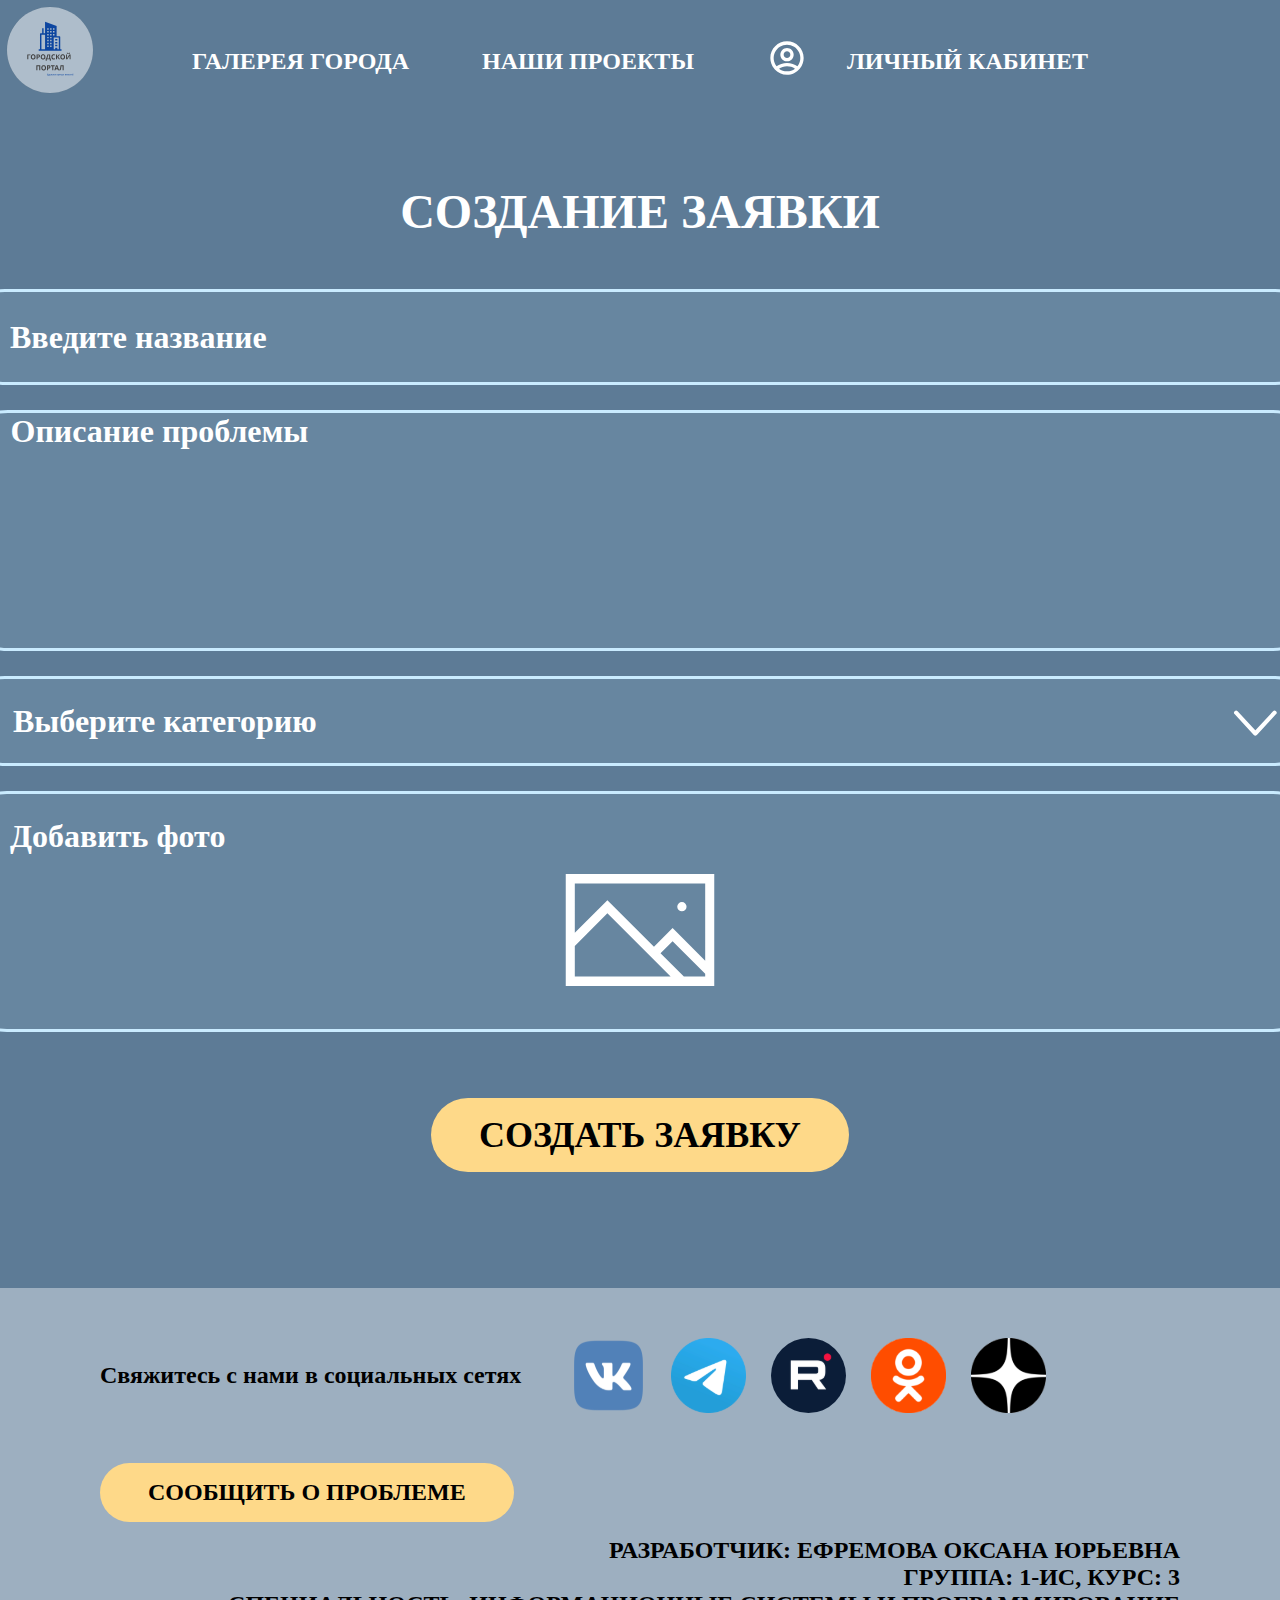
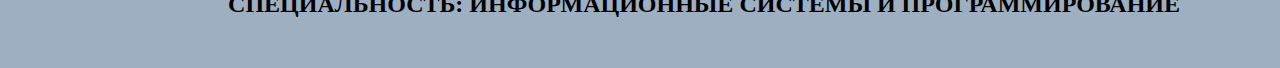
<file: create.html>
<!DOCTYPE html>
<html lang="en">
<head>
    <meta charset="UTF-8">
    <meta name="viewport" content="width=device-width, initial-scale=1.0">
    <link rel="stylesheet" href="styleCreate.css">
    <title>Создание заявки</title>
</head>
<body>
    <header>
        <div class="logo">
            <img src="img/header/logo.svg" alt="">
        </div>
        <nav>
            <div class="nav-item"><a href="index.html #galeryCity">Галерея города</a></div>
            <div class="nav-item"><a href="index.html #ourProject">Наши проекты</a></div>
            <div class="nav-item">
                <a href="account.html"><img src="img/account/mingcute_user-4-line.svg" alt=""></a>
                <a href="account.html">Личный кабинет</a>
            </div>
        </nav>
    </header>

    <h1>создание заявки</h1>
    <div class="formCreate">
        <form id="upload-container" method="POST" action="send.php">
            <input type="text" placeholder="Введите название">
            <textarea name="" id="" cols="30" rows="10" placeholder="Описание проблемы"></textarea>
            <select>
                <option><p>Выберите категорию</p></option>
                <option><p>Реставрация</p> </option>
                <option><p></p> Ремонт дорог</option>
                <option><p></p> Облагораживание территории</option>
                <option><p></p> Социальная сфера</option>
            </select>
            <div class="file">
                <div>
                    <input id="file-input" type="file" name="file" multiple>
                    <label for="file-input">Добавить фото</label>
                </div> 
                <img id="upload-image" src="img/create/upload.svg">
            </div>
        </form>
    </div>

    <div class="createRequestButton">
        <button onclick="showAlert()">создать заявку</button> 
    </div>

    <script>
        function showAlert() {
            alert ("Благодарим Вас за заявку!")
        }
    </script>

    <footer>
        <div class="icons">
            <h5>Свяжитесь с нами в социальных сетях</h5>
            <div class="iconImage">
                <img src="img/footer/vk.svg" alt="">
                <img src="img/footer/Telegram.svg" alt="">
                <img src="img/footer/rutub.svg" alt="">
                <img src="img/footer/Одноклассники.svg" alt="">
                <img src="img/footer/Дзен.svg" alt="">
            </div>
        </div>
        <div class="reportProblem"><a href="">сообщить о проблеме</a></div>
        <div class="footerInfo">Разработчик: Ефремова Оксана Юрьевна <br> 
            Группа: 1-ИС,  Курс: 3<br>
            Специальность: Информационные системы и программирование</div>
    </footer>
</body>
</html>
</file>
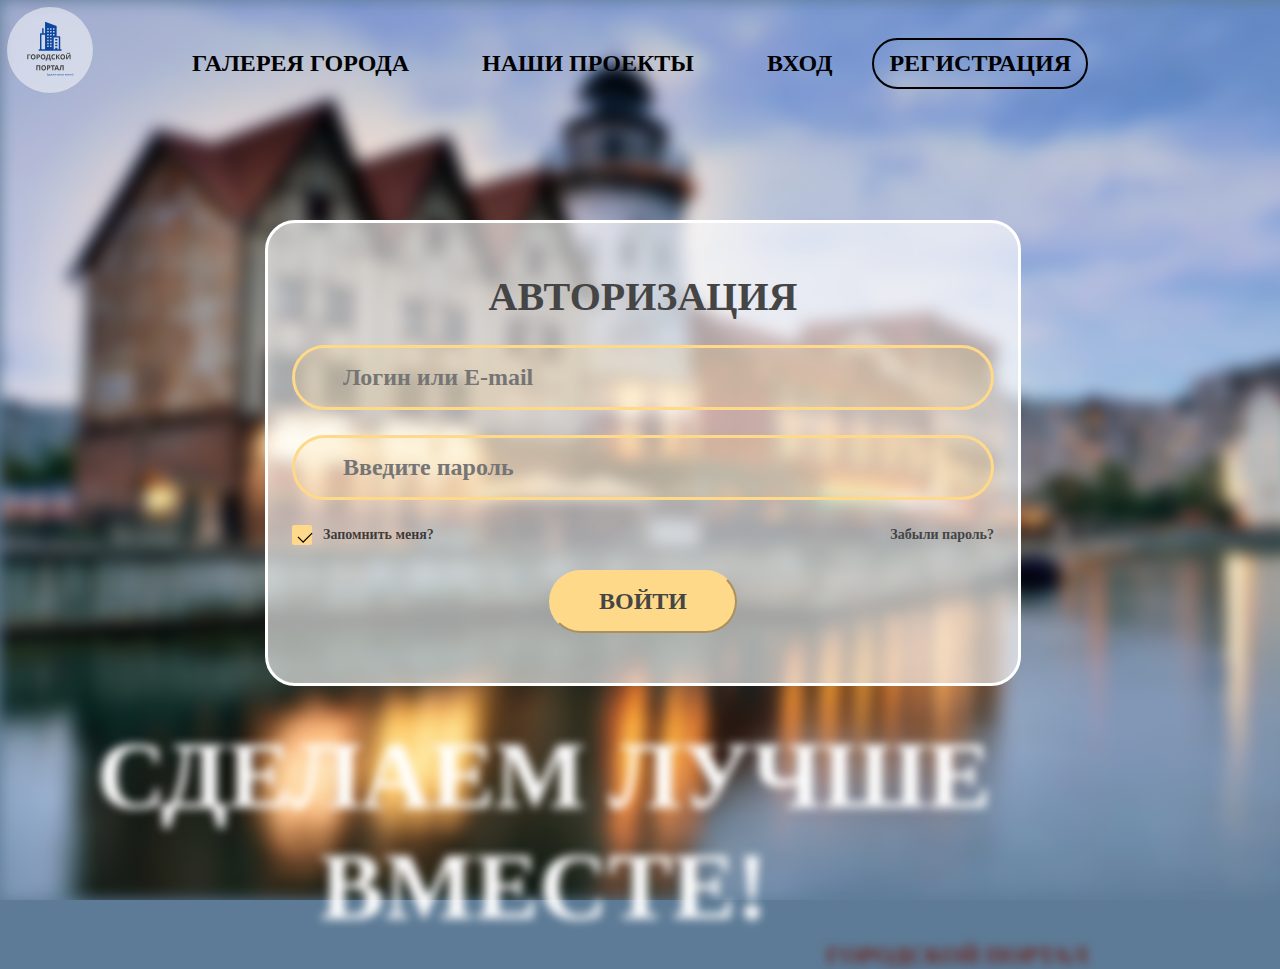
<file: entrance.html>
<!DOCTYPE html>
<html lang="en">
<head>
    <meta charset="UTF-8">
    <meta name="viewport" content="width=device-width, initial-scale=1.0">
    <title>Авториазация</title>
    <link rel="stylesheet" href="style.css">
</head>
<body>
    <div class="header">
        <div class="logo">
            <img src="img/header/logo.svg" alt="">
        </div>
        <nav>
            <div class="nav-item"><a href="index.html #galeryCity">Галерея города</a></div>
            <div class="nav-item"><a href="index.html #ourProject">Наши проекты</a></div>
            <div class="nav-item">
                <a href="entrance.html">Вход</a>
                <a href="registration.html" id="registration">регистрация</a>
            </div>
        </nav>
        <div class="headerInner">
            <div class="title blur">Сделаем лучше вместе!</div>
            <div class="titleText blur">городской портал</div>
        </div>
    </div>

    <div class="authorization">
        <h1>авторизация</h1>
        <form action="">
            <input type="text" placeholder="Логин или E-mail">
            <input type="password" name="" id="" placeholder="Введите пароль">
            <div class="check">
                <div class="checkInner">
                    <input type="checkbox" checked>
                    Запомнить меня?
                </div>
                <a href="">Забыли пароль?</a>
            </div>
            <button><a href="administration.html">Войти</a></button>
        </form>
    </div>
</body>
</html>
</file>
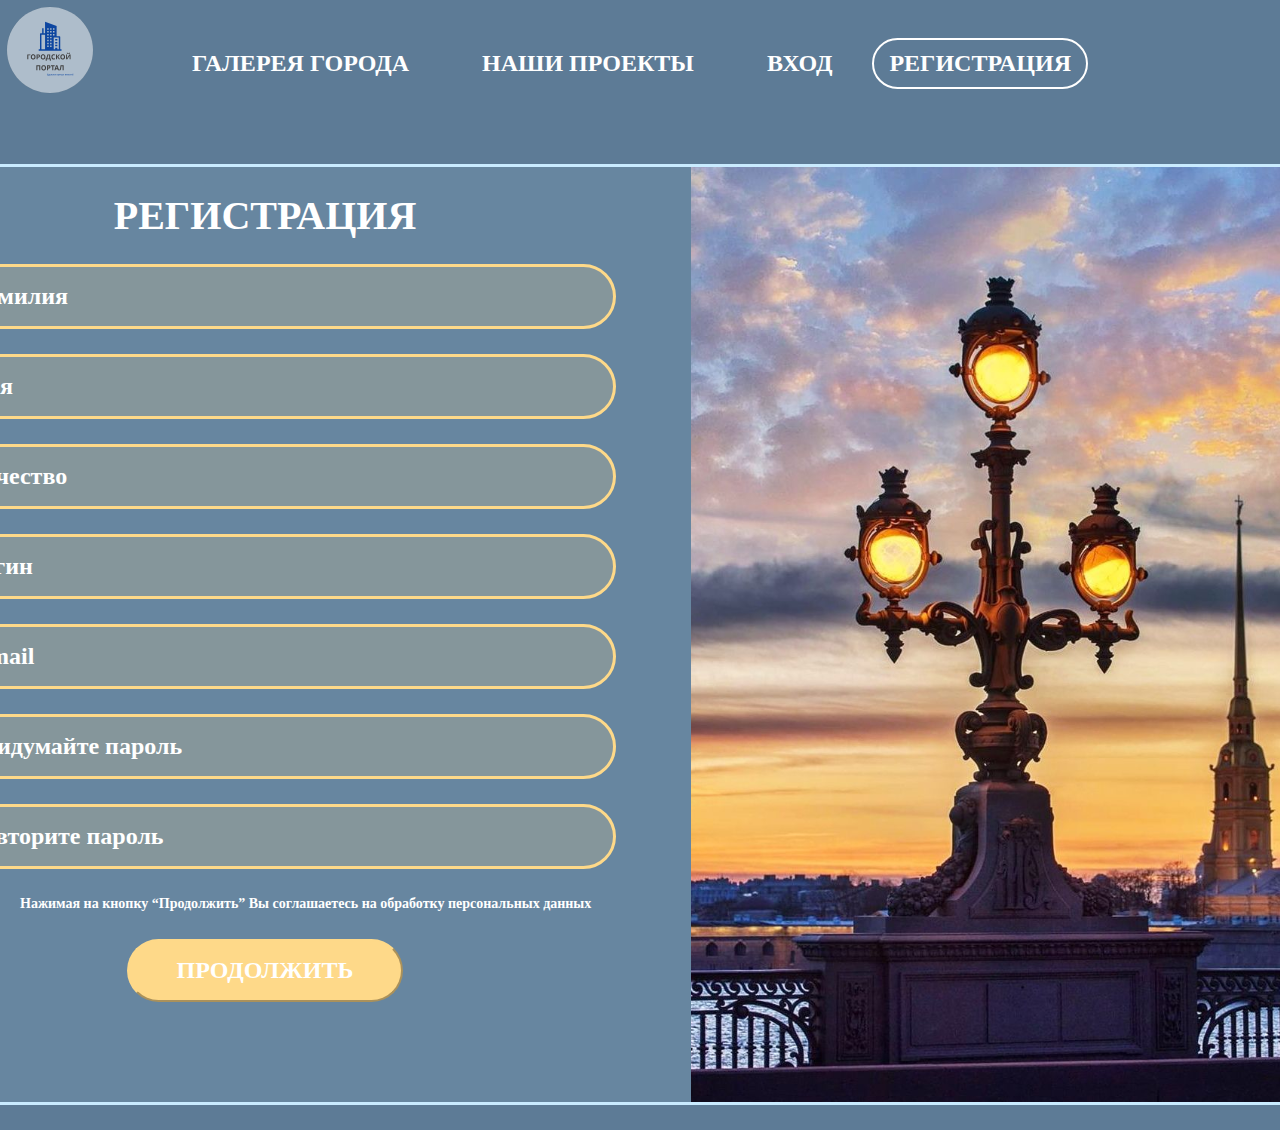
<file: registration.html>
<!DOCTYPE html>
<html lang="en">
<head>
    <meta charset="UTF-8">
    <meta name="viewport" content="width=device-width, initial-scale=1.0">
    <link rel="stylesheet" href="styleRegistation.css">
    <title>Регистрация</title>
</head>
<body>
    <header>
        <div class="logo">
            <img src="img/header/logo.svg" alt="">
        </div>
        <nav>
            <div class="nav-item"><a href="index.html #galeryCity">Галерея города</a></div>
            <div class="nav-item"><a href="index.html #ourProject">Наши проекты</a></div>
            <div class="nav-item">
                <a href="entrance.html">Вход</a>
                <a href="registration.html" id="registration">регистрация</a>
            </div>
        </nav>
    </header>

    <div class="registrationInner">
        <div class="registration">
            <form>
                <h1>Регистрация</h1>
                <input type="text" placeholder="Фамилия">
                <input type="text" placeholder="Имя">
                <input type="text" placeholder="Отчество">
                <input type="text" placeholder="Логин">
                <input type="email" placeholder="E-mail">
                <input type="password" placeholder="Придумайте пароль">
                <input type="password" placeholder="Повторите пароль">
                <div class="check">
                    <input type="checkbox" checked>
                    Нажимая на кнопку “Продолжить” Вы соглашаетесь на обработку персональных данных 
                </div>
                <button><a href="account.html">ПРОДОЛЖИТЬ</a></button>
            </form>
            <img src="img/registration.svg" alt="">
        </div>
    </div>
</body>
</html>
</file>
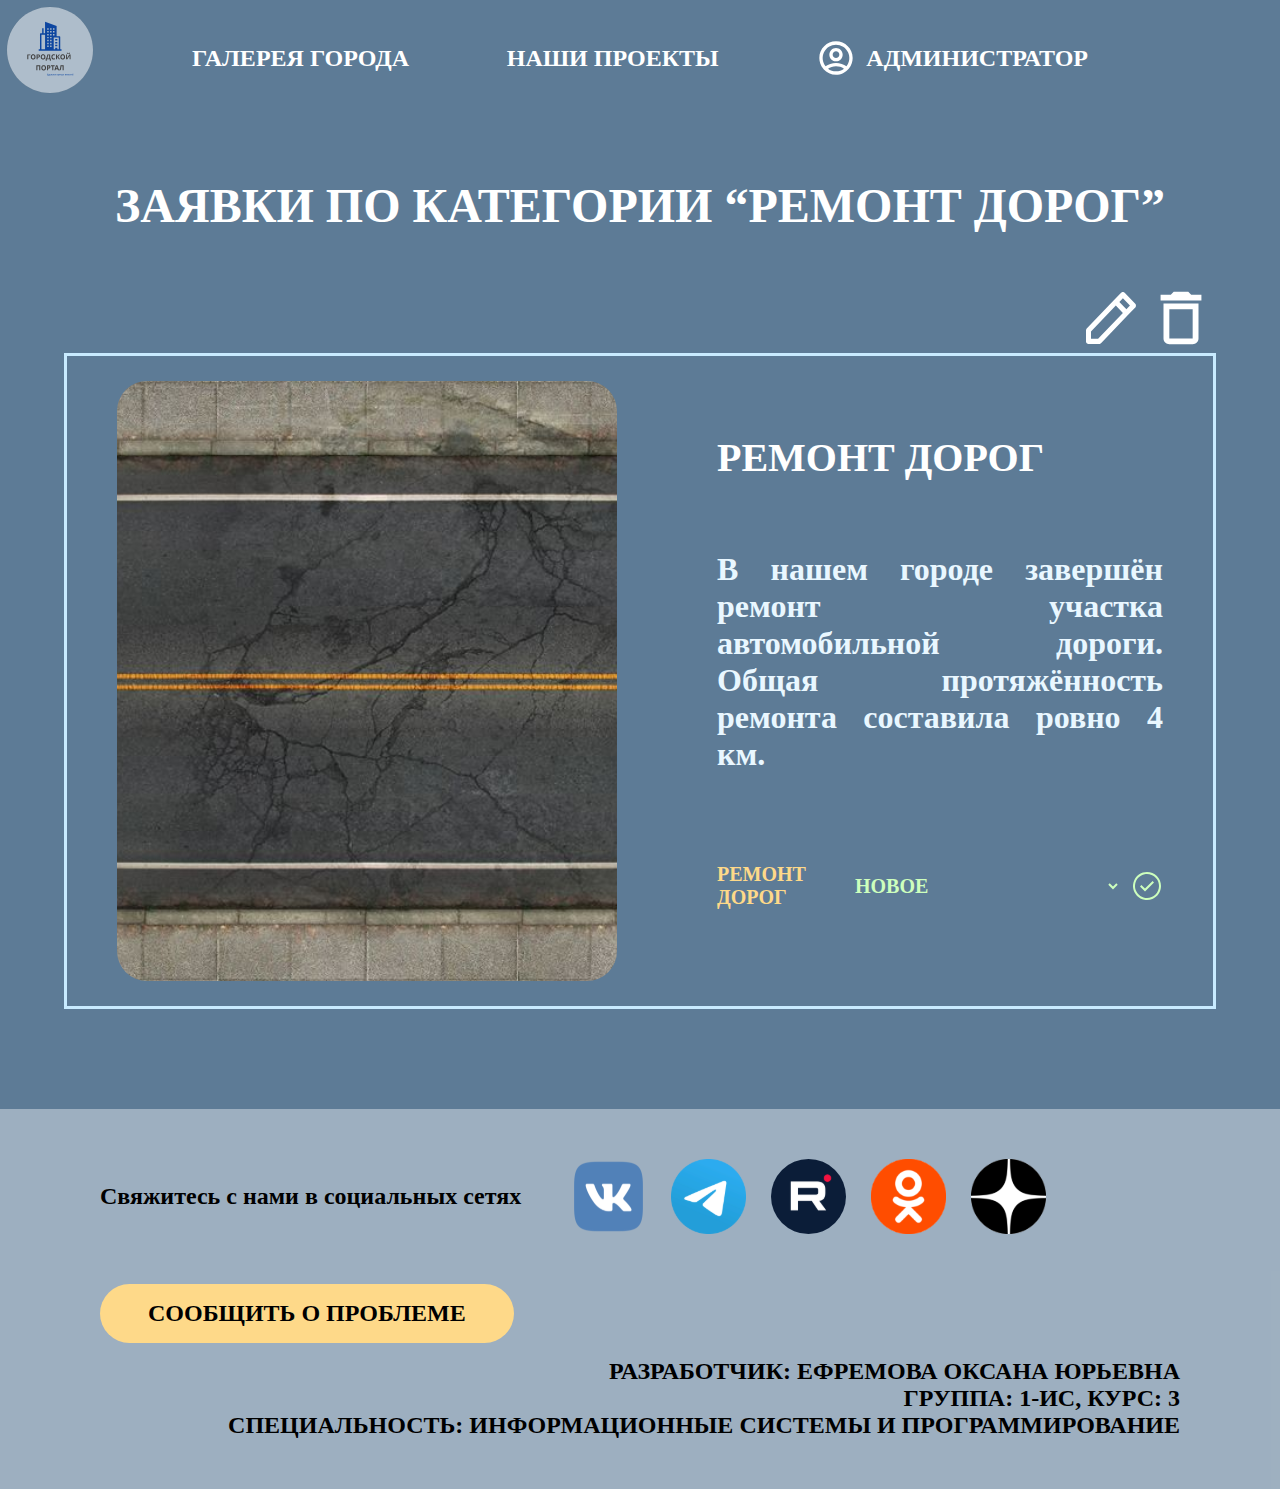
<file: roadRepairs.html>
<!DOCTYPE html>
<html lang="en">
<head>
    <meta charset="UTF-8">
    <meta name="viewport" content="width=device-width, initial-scale=1.0">
    <link rel="stylesheet" href="syleRoad.css">
    <title>Заявки по категории РЕМОНТ ДОРОГ</title>
</head>
<body>
    <div class="header">
        <div class="logo">
            <img src="img/header/logo.svg" alt="">
        </div>
        <nav>
            <div class="nav-item"><a href="index.html #galeryCity">Галерея города</a></div>
            <div class="nav-item"><a href="index.html #ourProject">Наши проекты</a></div>
            <div class="nav-item">
                <svg xmlns="http://www.w3.org/2000/svg" width="40" height="40" viewBox="0 0 40 40" fill="none">
                    <g clip-path="url(#clip0_37_574)">
                      <path fill-rule="evenodd" clip-rule="evenodd" d="M20.0002 3.33325C29.2052 3.33325 36.6668 10.7949 36.6668 19.9999C36.6727 23.8464 35.3425 27.5755 32.9035 30.5499L32.9368 30.5866L32.7168 30.7733C31.1539 32.622 29.2062 34.1071 27.0097 35.1251C24.8132 36.143 22.421 36.6691 20.0002 36.6666C15.0835 36.6666 10.6668 34.5383 7.61685 31.1549L7.28351 30.7716L7.06351 30.5883L7.09685 30.5483C4.65811 27.5744 3.32788 23.8459 3.33351 19.9999C3.33351 10.7949 10.7952 3.33325 20.0002 3.33325ZM20.0002 28.3333C16.9002 28.3333 14.0985 29.3199 12.0118 30.6766C14.3159 32.4054 17.1197 33.3378 20.0002 33.3333C22.8807 33.3378 25.6845 32.4054 27.9885 30.6766C25.6041 29.1487 22.8321 28.3355 20.0002 28.3333ZM20.0002 6.66659C17.4911 6.66651 15.0328 7.37444 12.908 8.709C10.7833 10.0436 9.07819 11.9506 7.98878 14.2109C6.89937 16.4712 6.46985 18.993 6.7496 21.4865C7.02934 23.9799 8.00699 26.3439 9.57018 28.3066C12.2718 26.3683 15.9585 24.9999 20.0002 24.9999C24.0418 24.9999 27.7285 26.3683 30.4302 28.3066C31.9934 26.3439 32.971 23.9799 33.2508 21.4865C33.5305 18.993 33.101 16.4712 32.0116 14.2109C30.9222 11.9506 29.2171 10.0436 27.0923 8.709C24.9675 7.37444 22.5093 6.66651 20.0002 6.66659ZM20.0002 9.99992C21.7683 9.99992 23.464 10.7023 24.7142 11.9525C25.9645 13.2028 26.6668 14.8985 26.6668 16.6666C26.6668 18.4347 25.9645 20.1304 24.7142 21.3806C23.464 22.6309 21.7683 23.3333 20.0002 23.3333C18.2321 23.3333 16.5364 22.6309 15.2861 21.3806C14.0359 20.1304 13.3335 18.4347 13.3335 16.6666C13.3335 14.8985 14.0359 13.2028 15.2861 11.9525C16.5364 10.7023 18.2321 9.99992 20.0002 9.99992ZM20.0002 13.3333C19.1161 13.3333 18.2683 13.6844 17.6432 14.3096C17.018 14.9347 16.6668 15.7825 16.6668 16.6666C16.6668 17.5506 17.018 18.3985 17.6432 19.0236C18.2683 19.6487 19.1161 19.9999 20.0002 19.9999C20.8842 19.9999 21.7321 19.6487 22.3572 19.0236C22.9823 18.3985 23.3335 17.5506 23.3335 16.6666C23.3335 15.7825 22.9823 14.9347 22.3572 14.3096C21.7321 13.6844 20.8842 13.3333 20.0002 13.3333Z" fill="white"/>
                    </g>
                    <defs>
                      <clipPath id="clip0_37_574">
                        <rect width="40" height="40" fill="white"/>
                      </clipPath>
                    </defs>
                  </svg>
                <a href="registration.html">Администратор</a>
            </div>
        </nav>
    </div>

    <main>
        <h1>Заявки по категории “Ремонт дорог”</h1>
        <div class="panel">
            <div class="panelIcons">
                <svg xmlns="http://www.w3.org/2000/svg" width="50" height="52" viewBox="0 0 50 52" fill="none">
                    <path d="M50 13.623C50.0019 13.2809 49.9388 12.9417 49.8144 12.6249C49.69 12.3082 49.5067 12.0201 49.275 11.7772L38.675 0.753987C38.4414 0.513033 38.1643 0.322402 37.8597 0.193024C37.5551 0.0636455 37.229 -0.00193472 36.9 4.34539e-05C36.571 -0.00193472 36.2448 0.0636455 35.9402 0.193024C35.6356 0.322402 35.3586 0.513033 35.125 0.753987L28.05 8.11144L0.72504 36.5273C0.493337 36.7702 0.310025 37.0583 0.185613 37.3751C0.0612021 37.6918 -0.00186044 38.031 4.17857e-05 38.3732V49.3964C4.17857e-05 50.0859 0.263433 50.7471 0.732273 51.2347C1.20111 51.7223 1.837 51.9962 2.50004 51.9962H13.1C13.4498 52.0159 13.7998 51.9591 14.1271 51.8292C14.4544 51.6993 14.7518 51.4993 15 51.2422L42.175 22.8263L49.275 15.5989C49.5031 15.3469 49.6891 15.0569 49.825 14.7409C49.849 14.5337 49.849 14.3242 49.825 14.117C49.8367 13.996 49.8367 13.874 49.825 13.753L50 13.623ZM12.075 46.7966H5.00003V39.4391L29.825 13.623L36.9 20.9805L12.075 46.7966ZM40.425 17.3148L33.35 9.9573L36.9 6.29157L43.95 13.623L40.425 17.3148Z" fill="white"/>
                </svg>
                <svg xmlns="http://www.w3.org/2000/svg" width="70" height="70" viewBox="0 0 70 70" fill="none">
                    <path d="M17.5002 55.4167C17.5002 56.9638 18.1147 58.4475 19.2087 59.5415C20.3027 60.6354 21.7864 61.25 23.3335 61.25H46.6668C48.2139 61.25 49.6977 60.6354 50.7916 59.5415C51.8856 58.4475 52.5002 56.9638 52.5002 55.4167V20.4167H17.5002V55.4167ZM23.3335 26.25H46.6668V55.4167H23.3335V26.25ZM45.2085 11.6667L42.2918 8.75H27.7085L24.7918 11.6667H14.5835V17.5H55.4168V11.6667H45.2085Z" fill="white"/>
                </svg>
            </div>
        </div>
        
        <div class="applications">
            <img src="img/application/content-img2.svg" alt="">
            <div class="applicationInner">
                <h2>Ремонт дорог</h2>
                <p>В нашем городе завершён ремонт участка автомобильной дороги. 
                    Общая протяжённость ремонта составила ровно 4 км. 
                </p>
                <div class="tags">
                    <div class="restoration">ремонт дорог</div>
                    <div class="finishGreen">
                        <select>
                            <option id="new">Новое</option>
                            <option id="bad">завершена</option>
                            <option id="good">Отклоена</option>
                        </select>
                        <img src="img/application/carbon_checkmark-outline.svg">
                    </div>
                </div>
            </div>
        </div>
    </main>

    <footer>
        <div class="icons">
            <h5>Свяжитесь с нами в социальных сетях</h5>
            <div class="iconImage">
                <img src="img/footer/vk.svg" alt="">
                <img src="img/footer/Telegram.svg" alt="">
                <img src="img/footer/rutub.svg" alt="">
                <img src="img/footer/Одноклассники.svg" alt="">
                <img src="img/footer/Дзен.svg" alt="">
            </div>
        </div>
        <div class="reportProblem"><a href="">сообщить о проблеме</a></div>
        <div class="footerInfo">Разработчик: Ефремова Оксана Юрьевна <br> 
            Группа: 1-ИС,  Курс: 3<br>
            Специальность: Информационные системы и программирование</div>
    </footer>
</body>
</html>
</file>
<file: styleCreate.css>
* {
    margin: 0;
    padding: 0;
}

body {
    background: #5D7B96;
}

nav {
    display: flex;
    justify-content: space-between;
    padding: 3% 15% 0 15%;
}

.nav-item {
    color: #fff;
    font-family: Coda Caption;
    font-size: 24px;
    font-style: normal;
    font-weight: 800;
    line-height: normal;
    text-transform: uppercase;
    display: flex;
    gap: 40px;
    align-items: center;
}

a {
    text-decoration: none;
    color: #ffffff;
}

.logo img {
    width: 100px;
    position: absolute;
    top: 0;
    left: 0;
    right: 0;
    bottom: 0;
}

h1 {
    color: #FFF;
    font-family: Coda Caption;
    font-size: 48px;
    font-style: normal;
    font-weight: 800;
    line-height: normal;
    text-transform: uppercase;
    text-align: center;
    margin-top: 100px;
    margin-bottom: 50px;
}

form {
    display: flex;
    flex-direction: column;
    align-items: center;
    gap: 25px;
}

input[type="text"] {
    width: 1310px;
    height: 90px;
    flex-shrink: 0;
    border-radius: 50px;
    border: 3px solid #C9EBFF;
    background: rgba(201, 235, 255, 0.10);
    color: #FFF;
    font-family: Coda Caption;
    font-size: 32px;
    font-style: normal;
    font-weight: 800;
    line-height: normal;
    padding-left: 50px;
}

input::placeholder {
    color: #FFF;
    font-family: Coda Caption;
    font-size: 32px;
    font-style: normal;
    font-weight: 800;
    line-height: normal;
}

textarea {
    width: 1309px;
    height: 235px;
    flex-shrink: 0;
    border-radius: 50px;
    border: 3px solid #C9EBFF;
    background: rgba(201, 235, 255, 0.10);
    resize: none;
    color: #FFF;
    font-family: Coda Caption;
    font-size: 32px;
    font-style: normal;
    font-weight: 800;
    line-height: normal;
    padding-left: 50px;
}

textarea::placeholder {
    color: #FFF;
    font-family: Coda Caption;
    font-size: 32px;
    font-style: normal;
    font-weight: 800;
    line-height: normal;
}

select {
    width: 1360px;
    height: 90px;
    flex-shrink: 0;
    border-radius: 50px;
    border: 3px solid #C9EBFF;
    background: rgba(201, 235, 255, 0.10);
    color: #FFF;
    font-family: Coda Caption;
    font-size: 32px;
    font-style: normal;
    font-weight: 800;
    line-height: normal;
    padding-left: 50px;

    appearance: none;
    -webkit-appearance: none; /* Safari и Chrome */
    -moz-appearance: none; /* Mozilla */
    -ms-appearance: none; /* IE */
    background-image: url("img/create/iconamoon_arrow-down-2-thin.svg");
    background-repeat: no-repeat;
    background-position: calc(100% - 15px) center;

    outline: none;
    cursor: pointer;
}

option {
    color: black;
    background-color: #5D7B96;
}

select option:checked {
    background-color:#C9EBFF !important; /* for IE */
    color: #000000 !important;
}

:focus{
    border-color:#C9EBFF;
    outline:none;
}

::selection {
    background: #FED989;; /* Safari */
}
::-moz-selection {
    background: #FED989;; /* Firefox */
}

.file {
    width: 1360px;
    height: 235px;
    flex-shrink: 0;
    border-radius: 50px;
    border: 3px solid #C9EBFF;
    background: rgba(201, 235, 255, 0.10);
    display: flex;
    justify-content: center;
    align-items: center;
    flex-direction: column;
}

.file img {
    width: 150px;
    height: 150px;
}

#upload-container label {
    color: #FFF;
    font-family: Coda Caption;
    font-size: 32px;
    font-style: normal;
    font-weight: 800;
    line-height: normal;
    margin-top: 10px;
    text-align: left;
    padding-left: 50px;
}

#upload-container label:hover {
    cursor: pointer;
}

#upload-container div {
    position: relative;
    z-index: 10;
    width: 1360px;
}

#upload-container input[type=file] {
    width: 0.1px;
    height: 0.1px;
    opacity: 0;
    position: absolute;
    z-index: -10;
}

:focus {
    border-color:#C9EBFF;
    outline:none;
}

#upload-container input[type=file]:focus + label {
    border-color:#C9EBFF;
    outline:none;
}

.createRequestButton {
    display: flex;
    padding: 16px 48px;
    justify-content: center;
}

.createRequestButton button {
    color: #000;
    font-family: Coda Caption;
    font-size: 36px;
    font-style: normal;
    font-weight: 800;
    line-height: normal;
    text-transform: uppercase;

    display: flex;
    padding: 16px 48px;
    justify-content: center;
    align-items: center;
    gap: 10px;
    border-radius: 50px;
    background: #FED989;
    margin-top: 50px;
    margin-bottom: 100px;

    border: #FED989;
}

footer {
    flex-shrink: 0;
    background: rgba(255, 255, 255, 0.40);
    padding: 50px 100px 50px 100px;
}

footer h5 {
    color: #000;
    font-family: Coda Caption;
    font-size: 24px;
    font-style: normal;
    font-weight: 800;
    line-height: normal;
    text-align: start;
}

.icons {
    display: flex;
    align-items: center;
    gap: 50px;
}

.iconImage {
    display: flex;
    justify-content: center;
    gap: 25px;
}

footer a {
    color: #000;
}

.reportProblem {
    font-family: Coda Caption;
    font-size: 24px;
    font-style: normal;
    font-weight: 800;
    line-height: normal;
    text-transform: uppercase;

    display: inline-flex;
    padding: 16px 48px;
    justify-content: center;
    align-items: center;
    border-radius: 50px;
    background: #FED989;
    margin-top: 50px;
    margin-bottom: 15px;
}

.footerInfo {
    color: #000;
    text-align: right;
    font-family: Coda Caption;
    font-size: 24px;
    font-style: normal;
    font-weight: 800;
    line-height: normal;
    text-transform: uppercase;
}
</file>
<file: style.css>
* {
    margin: 0;
    padding: 0;
}

body {
    background: #5D7B96;
}

header {
    background-image: url(img/header/header-img.svg);
    background-size:cover ;
    background-repeat: no-repeat;
    height: 100vh;
}

nav {
    display: flex;
    justify-content: space-between;
    padding: 3% 15% 0 15%;
}

.nav-item {
    color: #000;
    font-family: Coda Caption;
    font-size: 24px;
    font-style: normal;
    font-weight: 800;
    line-height: normal;
    text-transform: uppercase;
    display: flex;
    gap: 40px;
    align-items: center;
}

header a {
    text-decoration: none;
    color: #000;
}

.header a {
    text-decoration: none;
    color: #000;
}

.nav-item #registration {
    padding: 10px 15px;
    border-radius: 50px;
    border: 2px solid #000; 
}

.logo img {
    width: 100px;
    position: absolute;
    top: 0;
    left: 0;
    right: 0;
    bottom: 0;
}

.headerInner {
    display: flex;
    flex-direction: column;
    align-items: flex-end;
    top: 80%;
    right: 15%;
    position: absolute;
}

.title {
    color: #FFF;
    text-align: center;
    font-family: Coda Caption;
    font-size: 96px;
    font-style: normal;
    font-weight: 800;
    line-height: normal;
    text-transform: uppercase;
}

.titleText {
    color: #6F2018;
    font-family: Coda Caption;
    font-size: 24px;
    font-style: normal;
    font-weight: 800;
    line-height: normal;
    text-transform: uppercase;
}

.ourProject {
    padding: 50px 40px 100px 40px;
}

.ourProject h1 {
    color: #FFF;
    font-family: Coda Caption;
    font-size: 48px;
    font-style: normal;
    font-weight: 800;
    line-height: normal;
    text-transform: uppercase;
    text-align: center;
}

.ourProject h3 {
    color: #FFF;
    font-family: Coda Caption;
    font-size: 24px;
    font-style: normal;
    font-weight: 800;
    line-height: normal;
    text-transform: uppercase;
    text-align: end;
}

.applicationImage {
    position:relative; 
    height: 600px;
    width: 500px;
    margin-top: 54px;
    margin-bottom: 16px;
}

.applicationImage img {
    left: 0; 
    position:absolute; 
    top: 0;
    transition: all 1s ease-in-out;
    -moz-transition: all 1s ease-in-out;
    -webkit-transition: all 1s ease-in-out;
    -o-transition: all 1s ease-in-out;
}

#backImage {
    opacity:1;
    filter:alpha(opacity=100);
}

#previewImage:hover {
    opacity:1;
    filter:alpha(opacity=100);
}

#backImage:hover, #previewImage:hover {
    opacity:0;
    filter:alpha(opacity=0);
}

.applicationInner h2 {
    color: #FFF;
    text-align: center;
    font-family: Coda Caption;
    font-size: 40px;
    font-style: normal;
    font-weight: 800;
    line-height: normal;
    text-transform: uppercase;
    width: 750px;
}

.applicationInner .tags {
    display: flex;
    justify-content: center;
    align-items: center;
    gap: 100px;
}

.tags .restoration {
    color: #FED989;
    font-family: Coda Caption;
    font-size: 20px;
    font-style: normal;
    font-weight: 800;
    line-height: normal;
    text-transform: uppercase;
}

.tags .finish {
    color: #CDFFBD;
    font-family: Coda Caption;
    font-size: 20px;
    font-style: normal;
    font-weight: 800;
    line-height: normal;
    text-transform: uppercase;

    display: flex;
    justify-content: flex-start;
    align-items: center;
    gap: 10px;
}

.applicationInner {
    display: flex;
    flex-direction: column;
    align-items: center;
    justify-content: center;
    height: 947px;
    padding: 25px;
    flex-shrink: 0;
    border: 3px solid #C9EBFF;
}

.projectApplications {
    display: flex;
    justify-content: center;
    gap: 48px;
    margin-top: 50px;
}

.banner {
    background-image: url(img/baner.svg);
    background-size: cover;
    width: 100%;
    height: 100vh;
    margin-bottom: 134px;
    background-repeat: no-repeat;
}

.galery {
    width: 100%;
    height: 710px;
    overflow: hidden;
    margin-top: 50px;
    margin-bottom: 100px;
}

.galeryInner {
    display: flex;
    gap: 25px;
    width: 300%; /* ширина слайдера будет в 3 раза больше, чем контейнера */
    animation: slide 30s infinite linear; /* анимация будет повторяться бесконечно в течение 10 секунд */
}

.galery img {
    width: 33.333%; /* каждый слайд будет занимать 1/3 ширины слайдера */
}

@keyframes slide {
    0% {
      transform: translateX(0); /* начальное положение слайдера - не сдвинуто */
    }
    50% {
      transform: translateX(-100%);
       /* конечное положение слайдера - сдвинуто на 100% влево */
    }
    100% {
        transform: translateX(-167%);
    }
  }

#galeryCity {
    color: #FFF;
    font-family: Coda Caption;
    font-size: 48px;
    font-style: normal;
    font-weight: 800;
    line-height: normal;
    text-transform: uppercase;
    text-align: center;
}

footer a {
    text-decoration: none;
    color: #000;
}

footer {
    flex-shrink: 0;
    background: rgba(255, 255, 255, 0.40);
    padding: 50px 100px 50px 100px;
}

footer h5 {
    color: #000;
    font-family: Coda Caption;
    font-size: 24px;
    font-style: normal;
    font-weight: 800;
    line-height: normal;
    text-align: start;
}

.icons {
    display: flex;
    align-items: center;
    gap: 50px;
}

.iconImage {
    display: flex;
    justify-content: center;
    gap: 25px;
}

.reportProblem {
    color: #000;
    font-family: Coda Caption;
    font-size: 24px;
    font-style: normal;
    font-weight: 800;
    line-height: normal;
    text-transform: uppercase;

    display: inline-flex;
    padding: 16px 48px;
    justify-content: center;
    align-items: center;
    border-radius: 50px;
    background: #FED989;
    margin-top: 50px;
    margin-bottom: 15px;
}

.footerInfo {
    color: #000;
    text-align: right;
    font-family: Coda Caption;
    font-size: 24px;
    font-style: normal;
    font-weight: 800;
    line-height: normal;
    text-transform: uppercase;

}

.blur {
    filter: blur(5px); /* Измените значение размытия по вашему усмотрению */
}

.header {
    background-image: url(img/header/header-img-blur.svg);
    background-size:cover ;
    background-repeat: no-repeat;
    height: 100vh;
}

.authorization h1 {
    color: #454545;
    font-family: Coda Caption;
    font-size: 40px;
    font-style: normal;
    font-weight: 800;
    line-height: normal;
    text-transform: uppercase;
}

.authorization {
    position: absolute;
    top: calc(50% - 230px);
    left: calc(50% - 375px);
    width: 750px;
    height: 460px;
    flex-shrink: 0;
    display: flex;
    flex-direction: column;
    align-items: center;
    justify-content: center;
    border-radius: 30px;
    border: 3px solid #FFF;
    background: rgba(255, 255, 255, 0.62);
    gap: 25px;
}

.authorization form {
    display: flex;
    flex-direction: column;
    align-items: center;
    gap: 25px;
}

.authorization input {
    border-radius: 50px;
    border: 3px solid #FED989;
    background: rgba(254, 217, 137, 0.20);
    display: flex;
    width: 600px;
    padding: 16px 48px;
    align-items: center;
    gap: 10px;

    color: #454545;
    font-family: Coda Caption;
    font-size: 24px;
    font-style: normal;
    font-weight: 800;
    line-height: normal;
}

.check {
    display: flex;
    justify-content: space-between;
    align-items: center;
    padding-left: 75px;
    padding-right: 75px;
    width: 100%;

    color: rgba(0, 0, 0, 0.70);
    font-family: Coda Caption;
    font-size: 14px;
    font-style: normal;
    font-weight: 800;
    line-height: normal;
}

.check input {
    border-radius: 2px;
    background: #FED989;
    width: 20px;
    height: 20px;
    flex-shrink: 0;
    -webkit-appearance: none;
    -moz-appearance: none;
    appearance: none;
    padding: 0;
}

.checkInner {
    display: flex;
    gap: 11px;
    align-items: center;
}
  
.check input::before {
    content: url();
    width: 16px;
    height: 16px;
    background-color: white;
    border-radius: 2px;
    background-color: #ffffff;
  }
  
.check input:checked::before {
    background: #FED989;
    content: url(img/carbon_checkmark.svg);
    color: black;
    display: flex;
    gap: 0;
}

.authorization a {
    color: #454545;
    text-decoration: none;
}

.authorization button {
    display: flex;
    padding: 16px 48px;
    justify-content: center;
    align-items: center;
    border-radius: 50px;
    background: #FED989;
    border-color: #FED989;

    color: #454545;
    font-family: Coda Caption;
    font-size: 24px;
    font-style: normal;
    font-weight: 800;
    line-height: normal;
    text-transform: uppercase;
}

@media (max-width: 428px) {
    header {
        background-image: url(img/header/header-img.svg);
        background-size:cover ;
        background-repeat: no-repeat;
        height: 50vh;
    }

    .nav-item {
        font-size: 8px;
        gap: 7px;
    }
    
    .nav-item #registration {
        padding: 4px 8px;
        border: 0.5px solid #000;
    }
    
    .logo img {
        width: 20px;
    }

    nav {
        gap: 50px;
    }
    
    .headerInner {
        top: 40%;
        right: 15%;
    }
    
    .title {
        font-size: 24px;
    }
    
    .titleText {
        font-size: 8px;
    }
    
    .ourProject {
        padding: 12px 50px 24px 50px;
    }
    
    #ourProject {
        font-size: 10px;
    }

    .ourProject h3 {
        font-size: 6px;
    }
    
    .applicationImage {
        height: 150px;
        width: 180px;
        margin-top: 5px;
        margin-bottom: 5px;
    }

    .applicationImage img {
        height: 150px;
        width: 180px;
    }
    
    .applicationInner h2 {
        font-size: 9px;
        width: 117px;
    }
    
    .applicationInner .tags {
        gap: 10px;
    }
    
    .tags .restoration {
        font-size: 6px;
    }
    
    .tags .finish {
        font-size: 6px;
    }
    
    .applicationInner {
        width: 165px;
        height: 217px;
    }
    
    .projectApplications {
        align-items: center;
        flex-direction: column;
        gap: 32px;
    }
    
    .banner {
        background-image: url(img/baner.svg);
        background-size: cover;
        width: 100%;
        height: 20vh;
        margin-bottom: 20px;
        background-repeat: no-repeat;
    }

    .galery {
        height: 130px;
    }
    
    #galeryCity {
        font-size: 10px;
    }
    
    footer {
        padding: 12px 17px 12px 17px;
    }
    
    footer h5 {
        font-size: 8px;
    }
    
    .icons {
        gap: 10px;
    }
    
    .iconImage {
        display: flex;
        justify-content: center;
        gap: 25px;
    }
    
    .reportProblem {
        font-size: 6px;
    
        padding: 4px 8px;
        margin-top: 25px;
        margin-bottom: 15px;
    }
    .icons img {
    width: 30px;
    height: 30px;
    flex-shrink: 0;
    
    .footerInfo {
        font-size: 8px;
        width: 233px;
        height: 57px;
        flex-shrink: 0;
    }
    
    .blur {
        filter: blur(5px); /* Измените значение размытия по вашему усмотрению */
    }
    
    .header {
        background-image: url(img/header/header-img-blur.svg);
        background-size:cover ;
        background-repeat: no-repeat;
        height: 100vh;
    }
    
    .authorization h1 {
        color: #454545;
        font-family: Coda Caption;
        font-size: 40px;
        font-style: normal;
        font-weight: 800;
        line-height: normal;
        text-transform: uppercase;
    }
    
    .authorization {
        position: absolute;
        top: calc(50% - 230px);
        left: calc(50% - 375px);
        width: 750px;
        height: 460px;
        flex-shrink: 0;
        display: flex;
        flex-direction: column;
        align-items: center;
        justify-content: center;
        border-radius: 30px;
        border: 3px solid #FFF;
        background: rgba(255, 255, 255, 0.62);
        gap: 25px;
    }
    
    .authorization form {
        display: flex;
        flex-direction: column;
        align-items: center;
        gap: 25px;
    }
    
    .authorization input {
        border-radius: 50px;
        border: 3px solid #FED989;
        background: rgba(254, 217, 137, 0.20);
        display: flex;
        width: 600px;
        padding: 16px 48px;
        align-items: center;
        gap: 10px;
    
        color: #454545;
        font-family: Coda Caption;
        font-size: 24px;
        font-style: normal;
        font-weight: 800;
        line-height: normal;
    }
    
    .check {
        display: flex;
        justify-content: space-between;
        align-items: center;
        padding-left: 75px;
        padding-right: 75px;
        width: 100%;
    
        color: rgba(0, 0, 0, 0.70);
        font-family: Coda Caption;
        font-size: 14px;
        font-style: normal;
        font-weight: 800;
        line-height: normal;
    }
    
    .check input {
        border-radius: 2px;
        background: #FED989;
        width: 20px;
        height: 20px;
        flex-shrink: 0;
        -webkit-appearance: none;
        -moz-appearance: none;
        appearance: none;
        padding: 0;
    }
    
    .checkInner {
        display: flex;
        gap: 11px;
        align-items: center;
    }
      
    .check input::before {
        content: url();
        width: 16px;
        height: 16px;
        background-color: white;
        border-radius: 2px;
        background-color: #ffffff;
      }
      
    .check input:checked::before {
        background: #FED989;
        content: url(img/carbon_checkmark.svg);
        color: black;
        display: flex;
        gap: 0;
    }
    
    .authorization a {
        color: #454545;
        text-decoration: none;
    }
    
    .authorization button {
        display: flex;
        padding: 16px 48px;
        justify-content: center;
        align-items: center;
        border-radius: 50px;
        background: #FED989;
        border-color: #FED989;
    
        color: #454545;
        font-family: Coda Caption;
        font-size: 24px;
        font-style: normal;
        font-weight: 800;
        line-height: normal;
        text-transform: uppercase;
    }
}
</file>
<file: styleRegistation.css>
* {
    margin: 0;
    padding: 0;
}

body {
    background: #5D7B96;
}

nav {
    display: flex;
    justify-content: space-between;
    padding: 3% 15% 0 15%;
}

.nav-item {
    color: #fff;
    font-family: Coda Caption;
    font-size: 24px;
    font-style: normal;
    font-weight: 800;
    line-height: normal;
    text-transform: uppercase;
    display: flex;
    gap: 40px;
    align-items: center;
}

a {
    text-decoration: none;
    color: #ffffff;
}

.nav-item #registration {
    padding: 10px 15px;
    border-radius: 50px;
    border: 2px solid #ffffff; 
}

.logo img {
    width: 100px;
    position: absolute;
    top: 0;
    left: 0;
    right: 0;
    bottom: 0;
}

.registrationInner {
    display: flex;
    justify-content: center;
}

.registration {
    display: flex;
    justify-content: space-between;
    border-radius: 30px;
    border: 3px solid #C9EBFF;
    background: rgba(201, 235, 255, 0.10);
    width: min-content;
    margin-top: 75px;
    margin-bottom: 25px;
}

form {
    display: flex;
    flex-direction: column;
    gap: 25px;
    align-items: center;
    margin-top: 25px;
}

form input {
    display: flex;
    width: 600px;
    padding: 16px 48px;
    align-items: center;
    gap: 10px;

    border-radius: 50px;
    border: 3px solid #FED989;
    background: rgba(254, 217, 137, 0.20);

    color: #FFF;
    font-family: Coda Caption;
    font-size: 24px;
    font-style: normal;
    font-weight: 800;
    line-height: normal;
    margin-left: 75px;
    margin-right: 75px;
}

input::placeholder {
    color: #FFF;
    font-family: Coda Caption;
    font-size: 24px;
    font-style: normal;
    font-weight: 800;
    line-height: normal;
    margin-left: 75px;
    margin-right: 75px;
}

button {
    display: inline-flex;
    padding: 16px 48px;
    justify-content: center;
    align-items: center;
    gap: 10px;

    border-radius: 50px ;
    background: #FED989;
    border-color: #FED989;

    color: #000;
    font-family: Coda Caption;
    font-size: 24px;
    font-style: normal;
    font-weight: 800;
    line-height: normal;
}

.registration h1 {
    color: #FFF;
    font-family: Coda Caption;
    font-size: 40px;
    font-style: normal;
    font-weight: 800;
    line-height: normal;
    text-transform: uppercase;
}



.check {
    display: flex;
    gap: 11px;
    align-items: center;
    padding-left: 75px;
    padding-right: 75px;
    width: 100%;

    color: rgba(255, 255, 255);
    font-family: Coda Caption;
    font-size: 14px;
    font-style: normal;
    font-weight: 800;
    line-height: normal;
}

.check input {
    border-radius: 2px;
    background: #FED989;
    width: 20px;
    height: 20px;
    flex-shrink: 0;
    -webkit-appearance: none;
    -moz-appearance: none;
    appearance: none;
    padding: 0;
}

.checkInner {
    display: flex;
    gap: 11px;
    align-items: center;
}
  
.check input::before {
    content: url();
    width: 16px;
    height: 16px;
    background-color: white;
    border-radius: 2px;
    background-color: #ffffff;
  }
  
.check input:checked::before {
    background: #FED989;
    content: url(img/carbon_checkmark.svg);
    color: black;
    display: flex;
    gap: 0;
}
</file>
<file: syleRoad.css>
* {
    margin: 0;
    padding: 0;
}

body {
    background: #5D7B96;
}


nav {
    display: flex;
    justify-content: space-between;
    padding: 3% 15% 0 15%;
}

.nav-item {
    color: white;
    font-family: Coda Caption;
    font-size: 24px;
    font-style: normal;
    font-weight: 800;
    line-height: normal;
    text-transform: uppercase;
    display: flex;
    gap: 40px;
    align-items: center;
}

.header a {
    text-decoration: none;
    color: white;
}

.nav-item {
    display: flex;
    gap: 10px;
}

.logo img {
    width: 100px;
    position: absolute;
    top: 0;
    left: 0;
    right: 0;
    bottom: 0;
}

h1 {
    color: #FFF;
    font-family: Coda Caption;
    font-size: 48px;
    font-style: normal;
    font-weight: 800;
    line-height: normal;
    text-transform: uppercase;
    text-align: center;
    margin-top: 100px;
    margin-bottom: 50px;
}

main {
    padding: 0 5%;
    margin-bottom: 100px;
}

.panelIcons {
    display: flex;
    justify-content: flex-end;
    align-items: center;
    gap: 10px;
}

.applications {
    padding: 25px 50px;
    display: inline-flex;
    padding: 25px 50px;
    justify-content: center;
    align-items: center;
    gap: 100px;
    border: 3px solid #C9EBFF;
}

.applicationInner {
    display: flex;
    flex-direction: column;
    justify-content: space-between;
    gap: 70px;
}

.applicationInner h2 {
    color: #FFF;
    font-family: Coda Caption;
    font-size: 40px;
    font-style: normal;
    font-weight: 800;
    line-height: normal;
    text-transform: uppercase;
}

.applicationInner p {
    color: #E9F7FF;
    text-align: justify;
    font-family: Coda Caption;
    font-size: 32px;
    font-style: normal;
    font-weight: 800;
    line-height: normal;
}

select  {
    background-color: #5D7B96;
    width: 270px;
    height: 86px;

    color: #CDFFBD;
    font-family: Coda Caption;
    font-size: 20px;
    font-style: normal;
    font-weight: 800;
    line-height: normal;
    text-transform: uppercase;

    border: #5D7B96;
}

.restoration {
    color: #FED989;
    font-family: Coda Caption;
    font-size: 20px;
    font-style: normal;
    font-weight: 800;
    line-height: normal;
    text-transform: uppercase;
}

.finish {
    color: #FFC13A;
    font-family: Coda Caption;
    font-size: 20px;
    font-style: normal;
    font-weight: 800;
    line-height: normal;
    text-transform: uppercase;
    display: flex;
    justify-content: center;
    align-items: center;
    gap: 10px;
}

.tags {
    
    display: flex;
    justify-content: space-between;
    align-items: center;
}

.finishRed {
    color: #B51100;
    font-family: Coda Caption;
    font-size: 20px;
    font-style: normal;
    font-weight: 800;
    line-height: normal;
    text-transform: uppercase;
    display: flex;
    justify-content: center;
    align-items: center;
    gap: 10px;
}

.finishGreen {
    color: #CDFFBD;
    font-family: Coda Caption;
    font-size: 20px;
    font-style: normal;
    font-weight: 800;
    line-height: normal;
    text-transform: uppercase;
    display: flex;
    justify-content: center;
    align-items: center;
    gap: 10px;
} 

footer {
    flex-shrink: 0;
    background: rgba(255, 255, 255, 0.40);
    padding: 50px 100px 50px 100px;
}

footer h5 {
    color: #000;
    font-family: Coda Caption;
    font-size: 24px;
    font-style: normal;
    font-weight: 800;
    line-height: normal;
    text-align: start;
}

.icons {
    display: flex;
    align-items: center;
    gap: 50px;
}

.iconImage {
    display: flex;
    justify-content: center;
    gap: 25px;
}

footer a {
    color: #000;
    text-decoration: none
}

.reportProblem {
    font-family: Coda Caption;
    font-size: 24px;
    font-style: normal;
    font-weight: 800;
    line-height: normal;
    text-transform: uppercase;

    display: inline-flex;
    padding: 16px 48px;
    justify-content: center;
    align-items: center;
    border-radius: 50px;
    background: #FED989;
    margin-top: 50px;
    margin-bottom: 15px;
}

.footerInfo {
    color: #000;
    text-align: right;
    font-family: Coda Caption;
    font-size: 24px;
    font-style: normal;
    font-weight: 800;
    line-height: normal;
    text-transform: uppercase;
}
</file>
